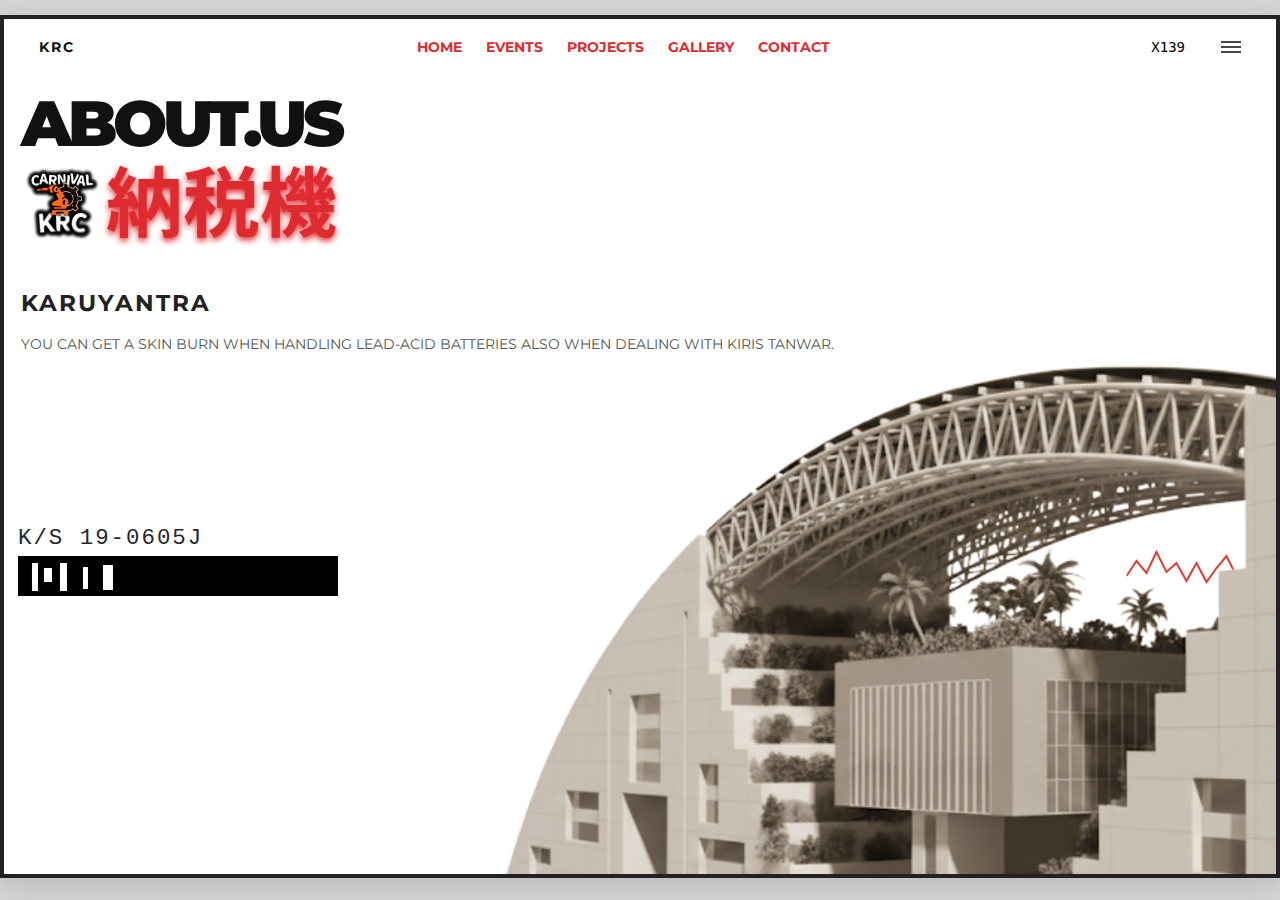
<file: aboutus.html>
<!DOCTYPE html>
<html lang="en">
<head>
  <meta charset="UTF-8">
  <title>ABOUT.US</title>
  <meta name="viewport" content="width=device-width, initial-scale=1.0">
  <link rel="icon" type="image/png" href="assets/fevicon.png" />
  <style>
    html, body {
      height: 100%;
      margin: 0;
      padding: 0;
      font-family: 'Montserrat', Arial, sans-serif;
      background: #d6d6d6;
      overflow: hidden;
    }
    body {
      min-height: 100vh;
      width: 100vw;
      overflow-x: hidden;
    }
    .container {
      max-width: 1310px;
      background: #fff;
      height: 90vh;
      max-height: 90vh;
      margin: 15px auto;
      border: 4px solid #222;
      box-shadow: 0 8px 32px #4443;
      min-height: 95vh;
      position: relative;
      display: flex;
      flex-direction: column;
      padding: 0;
      overflow: hidden;
    }

    .navbar {
      display: flex;
      justify-content: space-between;
      align-items: center;
      padding: 18px 35px 8px 35px;
      font-size: 14px;
      z-index: 10;
      flex-wrap: wrap;
    }
    .navbar .brand {
      font-weight: bold;
      letter-spacing: 2px;
      margin-right: 20px;
      font-size: .9rem;
      color: #111;
    }
    .navbar ul {
      list-style: none;
      display: flex;
      flex-direction: row;
      gap: 24px;
      margin: 0;
      padding: 0;
      flex-wrap: wrap;
    }
    .navbar ul li a {
      text-transform: uppercase;
      color: #de2b2f;
      text-decoration:none;
      font-weight: bold;
      opacity: 1;
      z-index: 2;
      font-size: 1em;
      border-bottom: none;
      transition: border-bottom 0.2s, padding-bottom 0.2s;
    }
    .navbar ul li a:hover, .navbar ul li a.active {
      border-bottom: 2px solid #de2b2f;
      padding-bottom: 2px;
    }
    .navbar .utils {
      display: flex;
      align-items: center;
      gap: 18px;
      font-family: monospace;
      font-size: 1em;
    }
    .navbar .menu-icon {
      width: 20px;
      height: 20px;
      background: #222;
      mask: url('data:image/svg+xml;utf8,<svg fill="white" viewBox="0 0 24 24" xmlns="http://www.w3.org/2000/svg"><rect y="5" width="24" height="2"></rect><rect y="11" width="24" height="2"></rect><rect y="17" width="24" height="2"></rect></svg>') center/contain no-repeat;
      -webkit-mask: url('data:image/svg+xml;utf8,<svg fill="white" viewBox="0 0 24 24" xmlns="http://www.w3.org/2000/svg"><rect y="5" width="24" height="2"></rect><rect y="11" width="24" height="2"></rect><rect y="17" width="24" height="2"></rect></svg>') center/contain no-repeat;
    }

    .main-card {
      position: relative;
      flex: 1 1 auto;
      padding: 0 35px 35px 35px;
      text-align: left;
      background: #fff;
      min-height: 700px;
      display: flex;
      flex-direction: column;
      justify-content: flex-start;
    }

    .background-text {
      font-size: 5vw;
      font-weight: 900;
      color: #111;
      opacity: 1;
      letter-spacing: -0.07em;
      text-transform: uppercase;
      position: relative;
      z-index: 1;
      white-space: nowrap;
      margin-top: 2vw;
      margin-bottom: 0;
      line-height: 1;
      display: block;
      transform: translateX(-1.5%);
    }

    .red-kanji {
      position: absolute;
      left: 8vw;
      top: 6vw;
      font-size: 6vw;
      font-family: 'Noto Sans JP', Arial, sans-serif;
      color: #de2b2f;
      font-weight: bold;
      z-index: 2;
      opacity: 1;
      user-select: none;
      filter: drop-shadow(0 3px 3px #de2b2f);
      white-space: nowrap;
    }

    .center-mask {
      display: block;
      width: 6vw; min-width:60px; max-width: 120px;
      z-index: 10;
      position: relative;
      margin-top: 2vw;
      margin-bottom: 2vw;
      transform: translateX(-20%) translateY(-20%);
      object-fit: contain;
    }

    .subtitle {
      margin-top: 1vw;
      font-size: 1.8vw;
      color: #222;
      letter-spacing: 2px;
      font-family: 'Montserrat', Arial, sans-serif;
      font-weight: bold;
      z-index: 2;
      position: relative;
      top: -.5vw;
      transform: translateX(-1.5%);
    }
    .warning {
      font-size: .9em;
      margin: 1px 0 8px 0;
      color: #555;
      font-family: 'Montserrat', Arial, sans-serif;
      z-index: 2;
      position: relative;
      text-transform: uppercase;
      top: .8vw;
      transform: translateX(-1.5%);
      max-width: 100%;
      word-break: break-word;
    }
    .serial {
      font-family: 'JetBrains Mono', 'Courier New', monospace;
      font-size: 1.4em;
      margin-bottom: 35px;
      margin-top: 8px;
      letter-spacing: 2px;
      color: #24282b;
      position: relative;
      top: 13vw;
      transform: translateX(-1.75%);
    }
    .barcode-row {
      display: flex;
      flex-direction: row;
      align-items: flex-end;
      justify-content: space-between;
      margin-top: 30px;
      margin-bottom: 10%;
      position: relative;
      top: 6.75vw;
      transform: translateX(-1.75%);
      flex-wrap: wrap;
      width: 100%;
      gap: 16px;
    }
    .barcode-row img, .barcode-row svg {
      height: 56px;
      margin-right: 0;
    }
    .wave-graph {
      height: 36px;
      min-width: unset;
      margin-bottom: 12px;
      transform: translateX(15%);
    }
    /* Background image */
    .bg-img {
      position: absolute;
      top: 0%; left: 36%;
      width: 100%;
      height: 100%;
      object-fit: cover;
      z-index: 1;
      opacity: 1;
      pointer-events: none;
    }

    /* Responsive adjustments */
    @media (max-width: 900px) {
      .navbar .menu-icon{
        opacity: 0;
        position: relative;
        top: -10%;
      }
      .navbar ul li a {
        position: relative;
        size: 90%;
        gap: 12px;
        top: -10%;
      }
      .navbar .brand, .navbar .utils span {
        opacity: 0;
      }
      .container { max-width: 95%; max-height: 100vh; border-width: 3px; }
      .main-card { padding: 0 12px 22px 12px; min-height: 60vw;}
      .background-text{ font-size: 5vw !important;transform: translateY(-50%) translateX(-2%); }
      .red-kanji { font-size: 9vw !important; transform: translateX(40%) translateY(-55%); }
      .center-mask { width: 5vw; max-width:120px;transform: translateX(-13%) translateY(-50%); }
      .barcode-row { font-size: 1em; transform: translateY(61%) translateX(-3%); }
      .serial { font-size: 1em; transform: translateX(-2%); top: 47vw; } 
      .subtitle { transform: translateY(27%) translateX(-2%); }
      
      .subtitle {font-size: 1.2em;}
      .warning { font-size: .8em; }
      .bg-img { left: 0; width: 100%; height: 100%; opacity:0.2;}
    }
    @media (max-width: 650px) {
      .navbar { padding: 10px 12px;}
      .navbar ul { gap: 8px;}
      .background-text, .red-kanji { font-size: 13vw !important; }
      .center-mask { width: 38vw; min-width:45px; max-width:100px; }
      .barcode-row { flex-direction: column; align-items: flex-start; gap:10px;}
      .main-card { padding: 0 4vw 8vw 4vw; }
      .red-kanji { left: 8vw; top: 18vw;}
    }
    @media (max-width: 480px) {
      .container { border-width: 2px;}
      .background-text { font-size: 18vw !important;}
      .red-kanji { font-size: 17vw !important; left: 6vw; top:21vw;}
    }
  </style>
  <!-- Google Fonts for Japanese/english mix -->
  <link href="https://fonts.googleapis.com/css2?family=Montserrat:wght@700;900&family=Noto+Sans+JP:wght@900&display=swap" rel="stylesheet">
</head>
<body>
  <div class="container">
    <img src="assets/aboutbg1.png" alt="Background Pattern" class="bg-img">
    <nav class="navbar">
      <span class="brand">KRC</span>
      <ul>
        <li><a href="index.html">HOME</a></li>
        <li><a href="events.html">EVENTS</a></li>
        <li><a href="projects.html">PROJECTS</a></li>
        <li><a href="gallery.html">GALLERY</a></li>
        <li><a href="contactus.html">CONTACT</a></li>
      </ul>
      <div class="utils">
        <span>X139</span>
        <span class="icon-settings"></span>
        <span class="menu-icon"></span>
      </div>
    </nav>
    <div class="main-card">
      <div class="background-text">ABOUT.US</div>
      <div class="red-kanji">納税機</div>
      <img src="assets/2025.png" class="center-mask" alt="Gas Mask Placeholder" />
      <div class="subtitle">KARUYANTRA</div>
      <p class="warning">YOU CAN GET A SKIN BURN WHEN HANDLING LEAD-ACID BATTERIES ALSO WHEN DEALING WITH KIRIS TANWAR.</p>
      <div class="serial">K/S 19-0605J</div>
      <div class="barcode-row">
        <!-- Barcode SVG + glitch line, responsive -->
        <svg width="320" height="40" viewBox="0 0 320 40">
          <rect width="100%" height="100%" fill="#000"/>
          <rect x="14" y="7" width="6" height="28" fill="#fff"/>
          <rect x="26" y="12" width="8" height="14" fill="#fff"/>
          <rect x="42" y="7" width="7" height="28" fill="#fff"/>
          <rect x="65" y="11" width="5" height="22" fill="#fff"/>
          <rect x="85" y="9" width="10" height="25" fill="#fff"/>
        </svg>
        <svg class="wave-graph" width="110" height="36" viewBox="0 0 110 36">
          <polyline fill="none" stroke="#e13c33" stroke-width="2"
            points="0,30 10,15 20,27 30,6 40,26 50,17 60,35 70,17 80,36 90,22 100,10 110,30"/>
        </svg>
      </div>
    </div>
  </div>
</body>
</html>
</file>
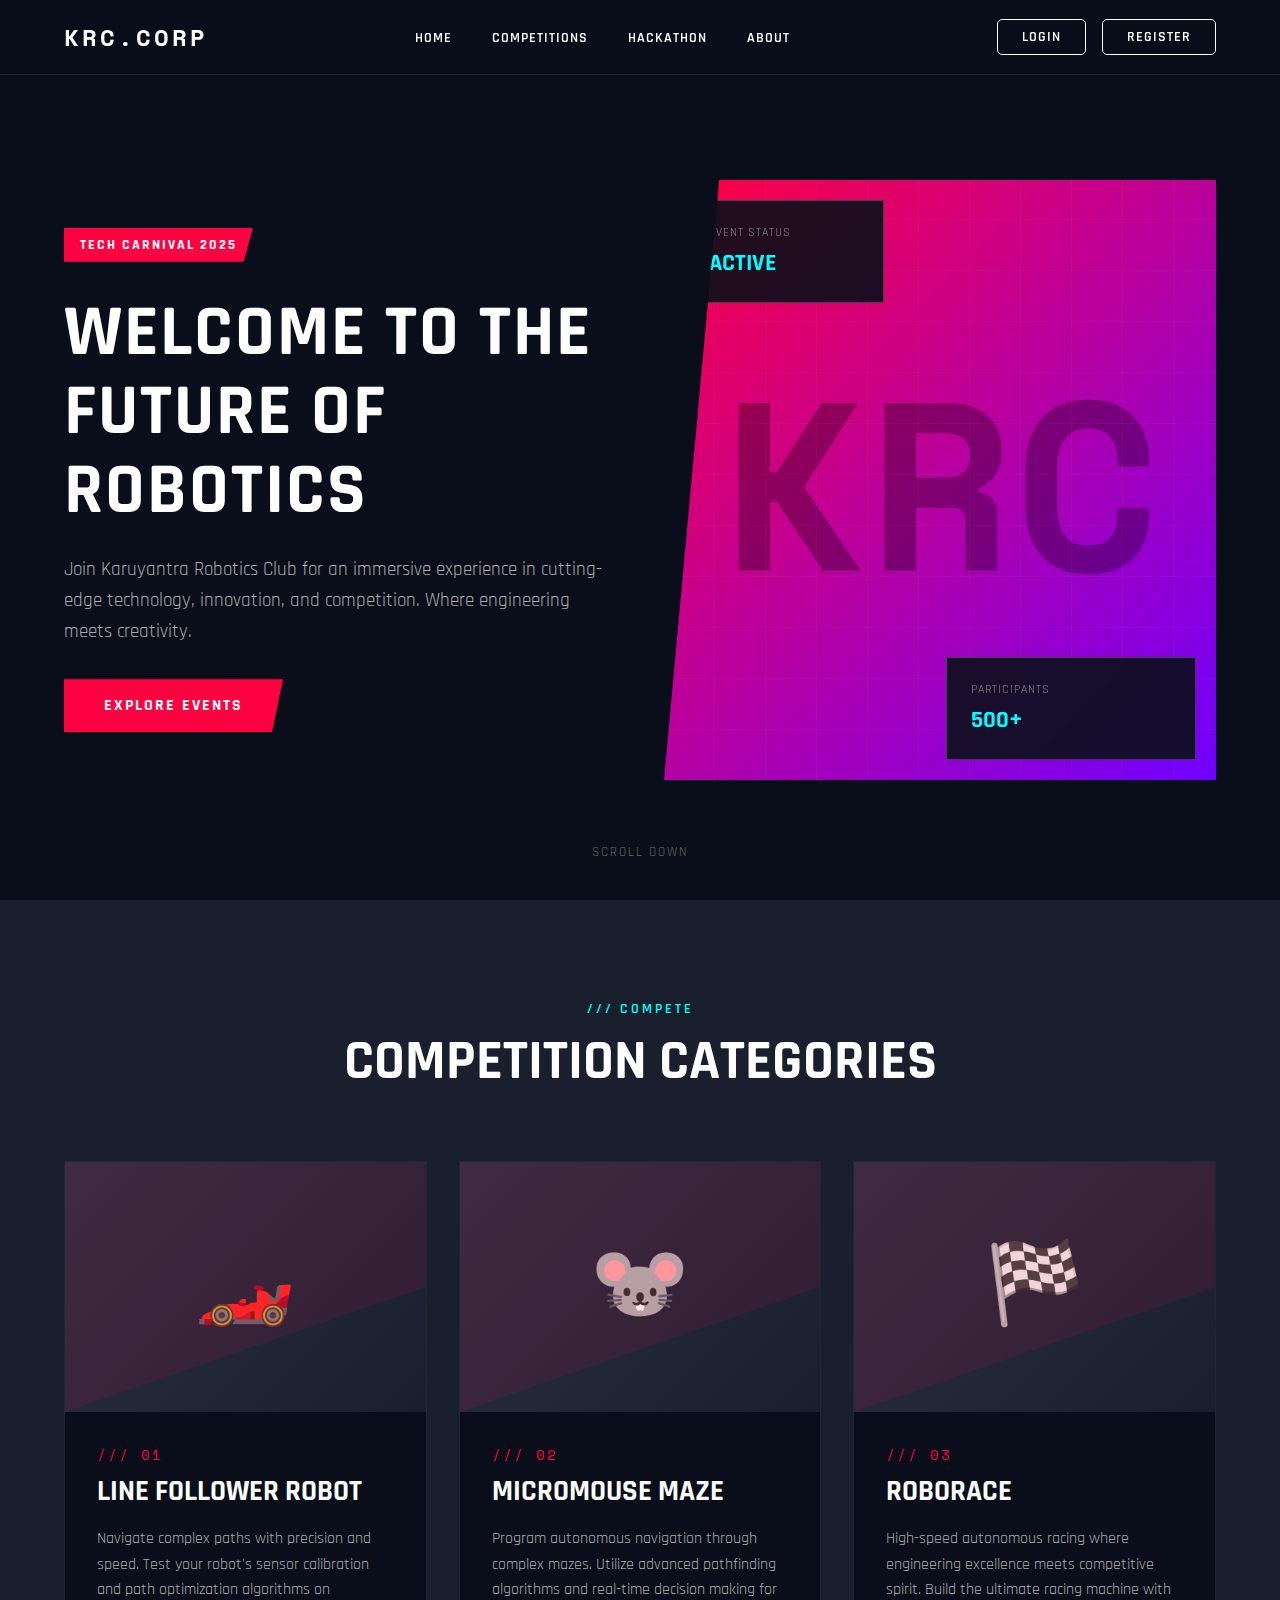
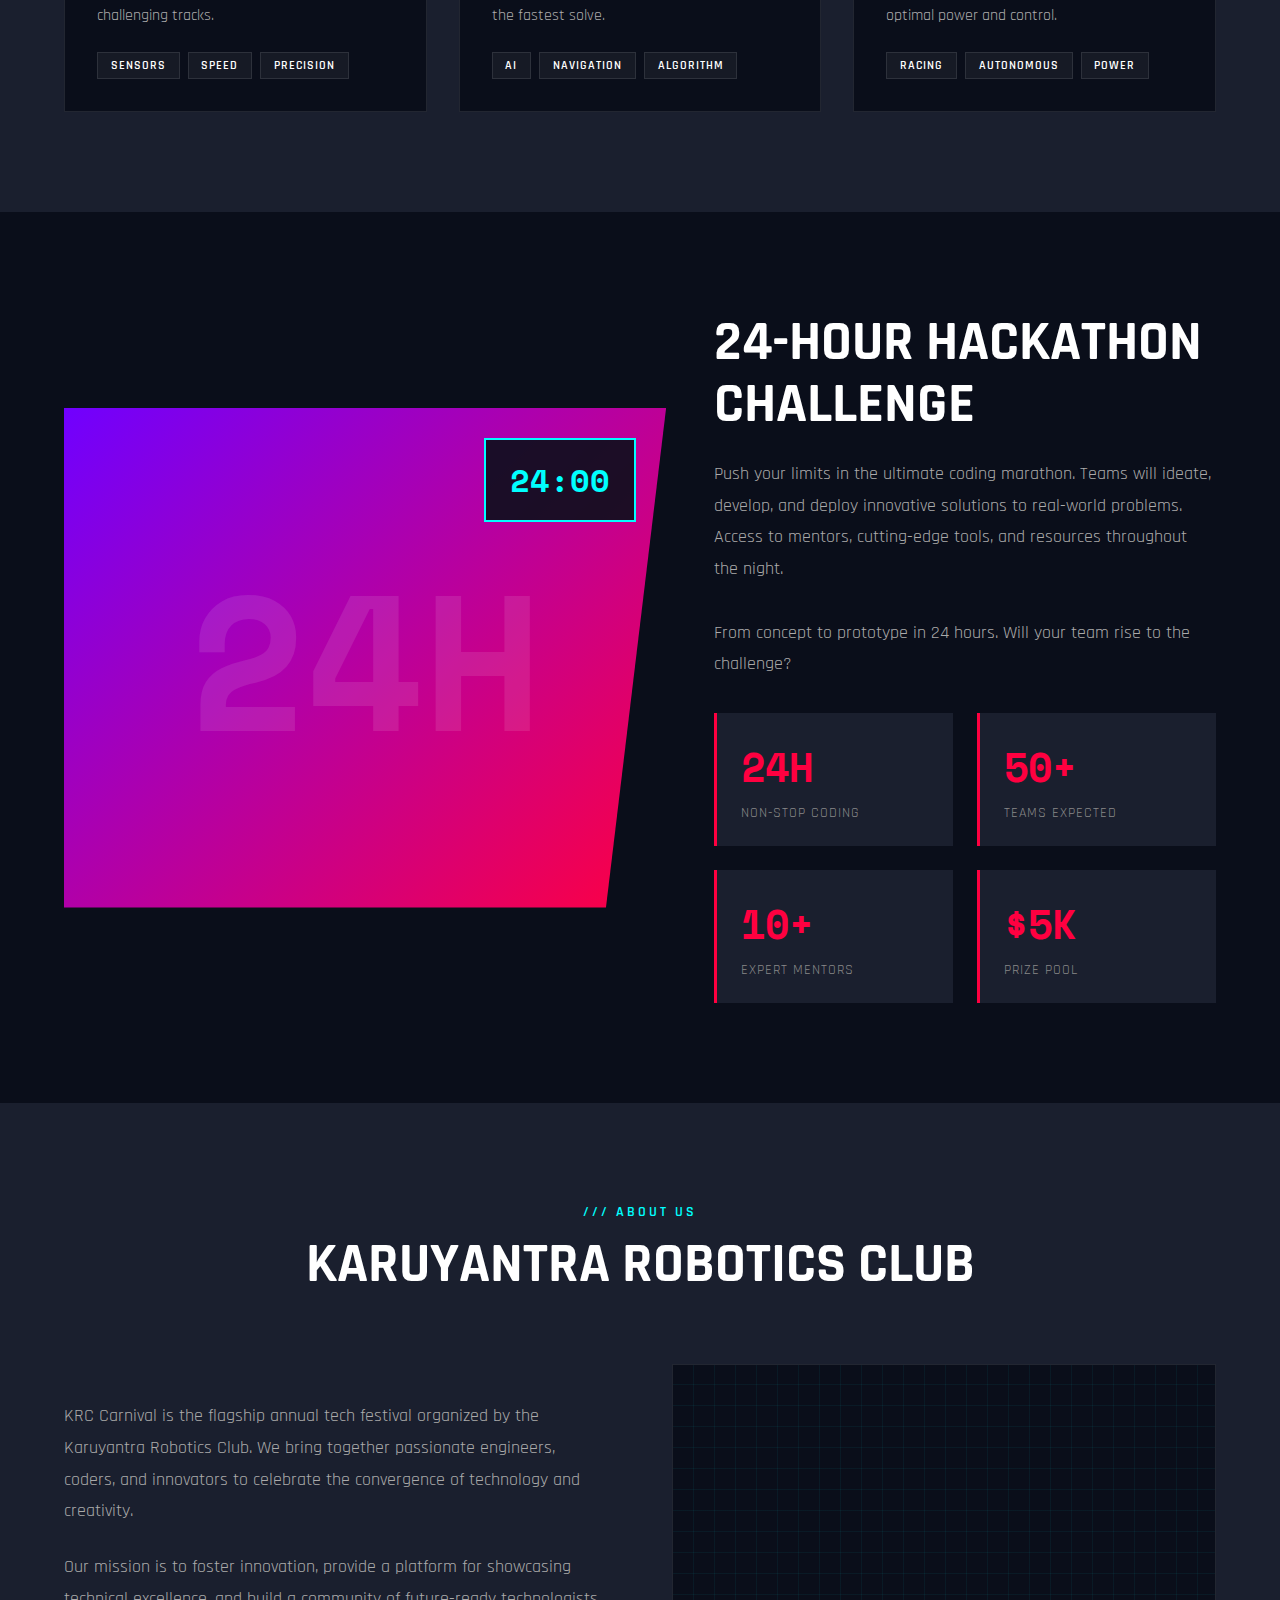
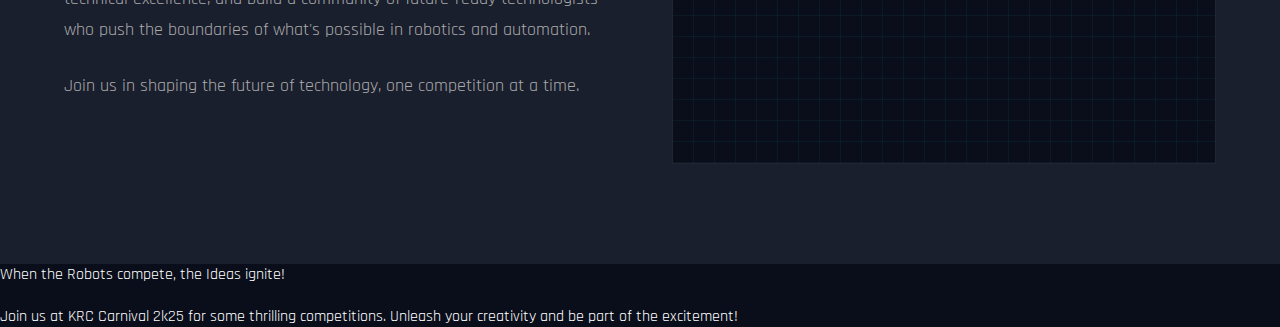
<file: test.html>
<!DOCTYPE html>
<html lang="en">
<head>
    <meta charset="UTF-8">
    <meta name="viewport" content="width=device-width, initial-scale=1.0">
    <title>KRC Carnival - Karuyantra Robotics Club</title>
    <style>
        @import url('https://fonts.googleapis.com/css2?family=Rajdhani:wght@300;400;500;600;700&family=Space+Mono:wght@400;700&display=swap');
        
        * {
            margin: 0;
            padding: 0;
            box-sizing: border-box;
        }
        
        :root {
            --primary: #ff0040;
            --secondary: #00ffff;
            --accent: #7000ff;
            --dark: #0a0e1a;
            --gray: #1a1f2e;
            --light-gray: #2a3142;
        }
        
        html {
            scroll-behavior: smooth;
        }
        
        body {
            font-family: 'Rajdhani', sans-serif;
            background: var(--dark);
            color: #fff;
            overflow-x: hidden;
        }
        
        /* Navigation */
        nav {
            position: fixed;
            top: 0;
            width: 100%;
            background: rgba(10, 14, 26, 0.95);
            backdrop-filter: blur(20px);
            border-bottom: 1px solid rgba(255, 255, 255, 0.1);
            z-index: 1000;
            padding: 1.2rem 5%;
            display: flex;
            justify-content: space-between;
            align-items: center;
        }
        
        .logo {
            font-family: 'Space Mono', monospace;
            font-size: 1.5rem;
            font-weight: 700;
            letter-spacing: 3px;
        }
        
        nav ul {
            display: flex;
            gap: 2.5rem;
            list-style: none;
        }
        
        nav a {
            color: #fff;
            text-decoration: none;
            font-weight: 600;
            font-size: 0.9rem;
            text-transform: uppercase;
            letter-spacing: 1px;
            transition: all 0.3s;
        }
        
        nav a:hover {
            color: var(--primary);
        }
        
        .nav-buttons {
            display: flex;
            gap: 1rem;
        }
        
        .btn-outline {
            padding: 0.5rem 1.5rem;
            border: 1px solid #fff;
            border-radius: 5px;
            font-size: 0.85rem;
            font-weight: 600;
            letter-spacing: 1px;
            transition: all 0.3s;
        }
        
        .btn-outline:hover {
            background: #fff;
            color: var(--dark);
        }
        
        /* Hero Section */
        #home {
            min-height: 100vh;
            padding: 120px 5% 60px;
            display: grid;
            grid-template-columns: 1fr 1fr;
            gap: 3rem;
            align-items: center;
            position: relative;
        }
        
        .hero-content {
            z-index: 2;
        }
        
        .hero-label {
            display: inline-block;
            padding: 0.5rem 1rem;
            background: var(--primary);
            color: #fff;
            font-size: 0.85rem;
            font-weight: 700;
            letter-spacing: 2px;
            margin-bottom: 2rem;
            clip-path: polygon(0 0, 100% 0, 95% 100%, 0 100%);
        }
        
        .hero-title {
            font-size: 4.5rem;
            font-weight: 700;
            line-height: 1.1;
            margin-bottom: 1.5rem;
            text-transform: uppercase;
            letter-spacing: 2px;
        }
        
        .hero-subtitle {
            font-size: 1.2rem;
            color: #aaa;
            margin-bottom: 2rem;
            line-height: 1.6;
        }
        
        .hero-cta {
            display: inline-block;
            padding: 1rem 2.5rem;
            background: var(--primary);
            color: #fff;
            text-decoration: none;
            font-weight: 700;
            font-size: 1rem;
            letter-spacing: 2px;
            text-transform: uppercase;
            clip-path: polygon(0 0, 100% 0, 95% 100%, 0 100%);
            transition: all 0.3s;
        }
        
        .hero-cta:hover {
            background: #fff;
            color: var(--dark);
            transform: translateX(5px);
        }
        
        .hero-visual {
            position: relative;
            height: 600px;
            background: linear-gradient(135deg, var(--primary) 0%, var(--accent) 100%);
            clip-path: polygon(10% 0, 100% 0, 100% 100%, 0 100%);
            display: flex;
            align-items: center;
            justify-content: center;
            overflow: hidden;
        }
        
        .hero-visual::before {
            content: 'KRC';
            position: absolute;
            font-size: 15rem;
            font-weight: 900;
            color: rgba(0, 0, 0, 0.3);
            font-family: 'Space Mono', monospace;
        }
        
        .tech-grid {
            position: absolute;
            width: 100%;
            height: 100%;
            background: 
                repeating-linear-gradient(0deg, transparent, transparent 50px, rgba(255, 255, 255, 0.03) 50px, rgba(255, 255, 255, 0.03) 51px),
                repeating-linear-gradient(90deg, transparent, transparent 50px, rgba(255, 255, 255, 0.03) 50px, rgba(255, 255, 255, 0.03) 51px);
            animation: gridMove 20s linear infinite;
        }
        
        @keyframes gridMove {
            0% { transform: translate(0, 0); }
            100% { transform: translate(50px, 50px); }
        }
        
        /* Data Card */
        .data-card {
            position: absolute;
            background: rgba(10, 14, 26, 0.9);
            border: 1px solid rgba(255, 255, 255, 0.2);
            padding: 1.5rem;
            backdrop-filter: blur(10px);
        }
        
        .data-card.top-left {
            top: 20px;
            left: 20px;
            width: 200px;
        }
        
        .data-card.bottom-right {
            bottom: 20px;
            right: 20px;
            width: 250px;
        }
        
        .data-label {
            font-size: 0.75rem;
            color: #888;
            letter-spacing: 1px;
            margin-bottom: 0.5rem;
        }
        
        .data-value {
            font-size: 1.5rem;
            font-weight: 700;
            color: var(--secondary);
        }
        
        /* Competitions Section */
        #competitions {
            padding: 100px 5%;
            background: var(--gray);
        }
        
        .section-header {
            text-align: center;
            margin-bottom: 4rem;
        }
        
        .section-tag {
            color: var(--secondary);
            font-size: 0.9rem;
            font-weight: 600;
            letter-spacing: 3px;
            text-transform: uppercase;
        }
        
        .section-title {
            font-size: 3.5rem;
            font-weight: 700;
            margin-top: 0.5rem;
            text-transform: uppercase;
        }
        
        .comp-grid {
            display: grid;
            grid-template-columns: repeat(auto-fit, minmax(350px, 1fr));
            gap: 2rem;
        }
        
        .comp-item {
            background: var(--dark);
            border: 1px solid rgba(255, 255, 255, 0.1);
            position: relative;
            overflow: hidden;
            transition: all 0.3s;
        }
        
        .comp-item:hover {
            border-color: var(--primary);
            transform: translateY(-5px);
        }
        
        .comp-item::before {
            content: '';
            position: absolute;
            top: 0;
            left: 0;
            width: 100%;
            height: 4px;
            background: linear-gradient(90deg, var(--primary), var(--accent));
        }
        
        .comp-image {
            height: 250px;
            background: linear-gradient(135deg, var(--light-gray), var(--gray));
            display: flex;
            align-items: center;
            justify-content: center;
            font-size: 5rem;
            position: relative;
            overflow: hidden;
        }
        
        .comp-image::after {
            content: '';
            position: absolute;
            width: 100%;
            height: 100%;
            background: rgba(255, 0, 64, 0.1);
            clip-path: polygon(0 0, 100% 0, 100% 50%, 0 100%);
        }
        
        .comp-content {
            padding: 2rem;
        }
        
        .comp-number {
            font-family: 'Space Mono', monospace;
            font-size: 0.9rem;
            color: var(--primary);
            margin-bottom: 0.5rem;
            letter-spacing: 2px;
        }
        
        .comp-title {
            font-size: 1.8rem;
            font-weight: 700;
            margin-bottom: 1rem;
            text-transform: uppercase;
        }
        
        .comp-desc {
            color: #aaa;
            line-height: 1.6;
            font-size: 1rem;
        }
        
        .comp-tags {
            display: flex;
            gap: 0.5rem;
            margin-top: 1.5rem;
            flex-wrap: wrap;
        }
        
        .tag {
            padding: 0.3rem 0.8rem;
            background: rgba(255, 255, 255, 0.05);
            border: 1px solid rgba(255, 255, 255, 0.1);
            font-size: 0.75rem;
            font-weight: 600;
            letter-spacing: 1px;
            text-transform: uppercase;
        }
        
        /* Hackathon Section */
        #hackathon {
            padding: 100px 5%;
            position: relative;
            overflow: hidden;
        }
        
        .hackathon-container {
            max-width: 1400px;
            margin: 0 auto;
            display: grid;
            grid-template-columns: 1.2fr 1fr;
            gap: 3rem;
            align-items: center;
        }
        
        .hackathon-visual {
            position: relative;
            height: 500px;
            background: linear-gradient(135deg, var(--accent) 0%, var(--primary) 100%);
            clip-path: polygon(0 0, 100% 0, 90% 100%, 0 100%);
            display: flex;
            align-items: center;
            justify-content: center;
        }
        
        .hackathon-visual::before {
            content: '24H';
            font-size: 12rem;
            font-weight: 900;
            color: rgba(255, 255, 255, 0.1);
            font-family: 'Space Mono', monospace;
        }
        
        .time-badge {
            position: absolute;
            top: 30px;
            right: 30px;
            background: rgba(10, 14, 26, 0.9);
            padding: 1rem 1.5rem;
            border: 2px solid var(--secondary);
        }
        
        .time-badge span {
            display: block;
            font-size: 2rem;
            font-weight: 700;
            color: var(--secondary);
            font-family: 'Space Mono', monospace;
        }
        
        .hackathon-info h2 {
            font-size: 3.5rem;
            font-weight: 700;
            margin-bottom: 1.5rem;
            text-transform: uppercase;
            line-height: 1.1;
        }
        
        .hackathon-info p {
            color: #aaa;
            line-height: 1.8;
            font-size: 1.1rem;
            margin-bottom: 2rem;
        }
        
        .stats-grid {
            display: grid;
            grid-template-columns: repeat(2, 1fr);
            gap: 1.5rem;
            margin-top: 2rem;
        }
        
        .stat-box {
            background: var(--gray);
            padding: 1.5rem;
            border-left: 3px solid var(--primary);
        }
        
        .stat-number {
            font-size: 2.5rem;
            font-weight: 700;
            color: var(--primary);
            font-family: 'Space Mono', monospace;
        }
        
        .stat-label {
            color: #888;
            font-size: 0.9rem;
            text-transform: uppercase;
            letter-spacing: 1px;
            margin-top: 0.5rem;
        }
        
        /* About Section */
        #about {
            padding: 100px 5%;
            background: var(--gray);
        }
        
        .about-container {
            max-width: 1200px;
            margin: 0 auto;
            display: grid;
            grid-template-columns: 1fr 1fr;
            gap: 4rem;
            align-items: center;
        }
        
        .about-content h2 {
            font-size: 3rem;
            font-weight: 700;
            margin-bottom: 1.5rem;
            text-transform: uppercase;
        }
        
        .about-content p {
            color: #aaa;
            line-height: 1.8;
            font-size: 1.1rem;
            margin-bottom: 1.5rem;
        }
        
        .about-visual {
            background: var(--dark);
            height: 400px;
            border: 1px solid rgba(255, 255, 255, 0.1);
            position: relative;
            overflow: hidden;
        }
        
        .about-visual::before {
            content: '';
            position: absolute;
            width: 200%;
            height: 200%;
            background: 
                repeating-linear-gradient(0deg, transparent, transparent 20px, rgba(0, 255, 255, 0.05) 20px, rgba(0, 255, 255, 0.05) 21px),
                repeating-linear-gradient(90deg, transparent, transparent 20px, rgba(0, 255, 255, 0.05) 20px, rgba(0, 255, 255, 0.05) 21px);
            animation: gridScan 10s linear infinite;
        }
        
        @keyframes gridScan {
            0% { transform: translate(0, 0); }
            100% { transform: translate(20px, 20px); }
        }
        
        /* Responsive */
        @media (max-width: 1024px) {
            #home {
                grid-template-columns: 1fr;
            }
            
            .hero-visual {
                height: 400px;
            }
            
            .hackathon-container,
            .about-container {
                grid-template-columns: 1fr;
            }
            
            .comp-grid {
                grid-template-columns: 1fr;
            }
        }
        
        @media (max-width: 768px) {
            nav ul {
                display: none;
            }
            
            .hero-title {
                font-size: 3rem;
            }
            
            .section-title {
                font-size: 2.5rem;
            }
            
            .hackathon-info h2 {
                font-size: 2.5rem;
            }
            
            .stats-grid {
                grid-template-columns: 1fr;
            }
        }
        
        /* Scroll indicator */
        .scroll-hint {
            position: absolute;
            bottom: 40px;
            left: 50%;
            transform: translateX(-50%);
            color: #666;
            font-size: 0.8rem;
            letter-spacing: 2px;
            text-transform: uppercase;
            animation: bounce 2s infinite;
        }
        
        @keyframes bounce {
            0%, 100% { transform: translateX(-50%) translateY(0); }
            50% { transform: translateX(-50%) translateY(10px); }
        }
    </style>
</head>
<body>
    <nav>
        <div class="logo">KRC.CORP</div>
        <ul>
            <li><a href="#home">Home</a></li>
            <li><a href="#competitions">Competitions</a></li>
            <li><a href="#hackathon">Hackathon</a></li>
            <li><a href="#about">About</a></li>
        </ul>
        <div class="nav-buttons">
            <a href="#" class="btn-outline">LOGIN</a>
            <a href="#" class="btn-outline">REGISTER</a>
        </div>
    </nav>

    <section id="home">
        <div class="hero-content">
            <div class="hero-label">TECH CARNIVAL 2025</div>
            <h1 class="hero-title">Welcome to the Future of Robotics</h1>
            <p class="hero-subtitle">Join Karuyantra Robotics Club for an immersive experience in cutting-edge technology, innovation, and competition. Where engineering meets creativity.</p>
            <a href="#competitions" class="hero-cta">Explore Events</a>
        </div>
        
        <div class="hero-visual">
            <div class="tech-grid"></div>
            <div class="data-card top-left">
                <div class="data-label">EVENT STATUS</div>
                <div class="data-value">ACTIVE</div>
            </div>
            <div class="data-card bottom-right">
                <div class="data-label">PARTICIPANTS</div>
                <div class="data-value">500+</div>
            </div>
        </div>
        
        <div class="scroll-hint">Scroll Down</div>
    </section>

    <section id="competitions">
        <div class="section-header">
            <div class="section-tag">/// COMPETE</div>
            <h2 class="section-title">Competition Categories</h2>
        </div>
        
        <div class="comp-grid">
            <div class="comp-item">
                <div class="comp-image">🏎️</div>
                <div class="comp-content">
                    <div class="comp-number">/// 01</div>
                    <h3 class="comp-title">Line Follower Robot</h3>
                    <p class="comp-desc">Navigate complex paths with precision and speed. Test your robot's sensor calibration and path optimization algorithms on challenging tracks.</p>
                    <div class="comp-tags">
                        <span class="tag">Sensors</span>
                        <span class="tag">Speed</span>
                        <span class="tag">Precision</span>
                    </div>
                </div>
            </div>
            
            <div class="comp-item">
                <div class="comp-image">🐭</div>
                <div class="comp-content">
                    <div class="comp-number">/// 02</div>
                    <h3 class="comp-title">Micromouse Maze</h3>
                    <p class="comp-desc">Program autonomous navigation through complex mazes. Utilize advanced pathfinding algorithms and real-time decision making for the fastest solve.</p>
                    <div class="comp-tags">
                        <span class="tag">AI</span>
                        <span class="tag">Navigation</span>
                        <span class="tag">Algorithm</span>
                    </div>
                </div>
            </div>
            
            <div class="comp-item">
                <div class="comp-image">🏁</div>
                <div class="comp-content">
                    <div class="comp-number">/// 03</div>
                    <h3 class="comp-title">Roborace</h3>
                    <p class="comp-desc">High-speed autonomous racing where engineering excellence meets competitive spirit. Build the ultimate racing machine with optimal power and control.</p>
                    <div class="comp-tags">
                        <span class="tag">Racing</span>
                        <span class="tag">Autonomous</span>
                        <span class="tag">Power</span>
                    </div>
                </div>
            </div>
        </div>
    </section>

    <section id="hackathon">
        <div class="hackathon-container">
            <div class="hackathon-visual">
                <div class="time-badge">
                    <span>24:00</span>
                </div>
            </div>
            
            <div class="hackathon-info">
                <h2>24-Hour Hackathon Challenge</h2>
                <p>Push your limits in the ultimate coding marathon. Teams will ideate, develop, and deploy innovative solutions to real-world problems. Access to mentors, cutting-edge tools, and resources throughout the night.</p>
                <p>From concept to prototype in 24 hours. Will your team rise to the challenge?</p>
                
                <div class="stats-grid">
                    <div class="stat-box">
                        <div class="stat-number">24H</div>
                        <div class="stat-label">Non-Stop Coding</div>
                    </div>
                    <div class="stat-box">
                        <div class="stat-number">50+</div>
                        <div class="stat-label">Teams Expected</div>
                    </div>
                    <div class="stat-box">
                        <div class="stat-number">10+</div>
                        <div class="stat-label">Expert Mentors</div>
                    </div>
                    <div class="stat-box">
                        <div class="stat-number">$5K</div>
                        <div class="stat-label">Prize Pool</div>
                    </div>
                </div>
            </div>
        </div>
    </section>

    <section id="about">
        <div class="section-header">
            <div class="section-tag">/// ABOUT US</div>
            <h2 class="section-title">Karuyantra Robotics Club</h2>
        </div>
        
        <div class="about-container">
            <div class="about-content">
                <p>KRC Carnival is the flagship annual tech festival organized by the Karuyantra Robotics Club. We bring together passionate engineers, coders, and innovators to celebrate the convergence of technology and creativity.</p>
                <p>Our mission is to foster innovation, provide a platform for showcasing technical excellence, and build a community of future-ready technologists who push the boundaries of what's possible in robotics and automation.</p>
                <p>Join us in shaping the future of technology, one competition at a time.</p>
            </div>
            
            <div class="about-visual"></div>
        </div>
    </section>

</body>
</html>


When the Robots compete, the Ideas ignite!<br><br>
        Join us at KRC Carnival 2k25 for some thrilling competitions. Unleash your creativity and be part of the excitement!
</file>
